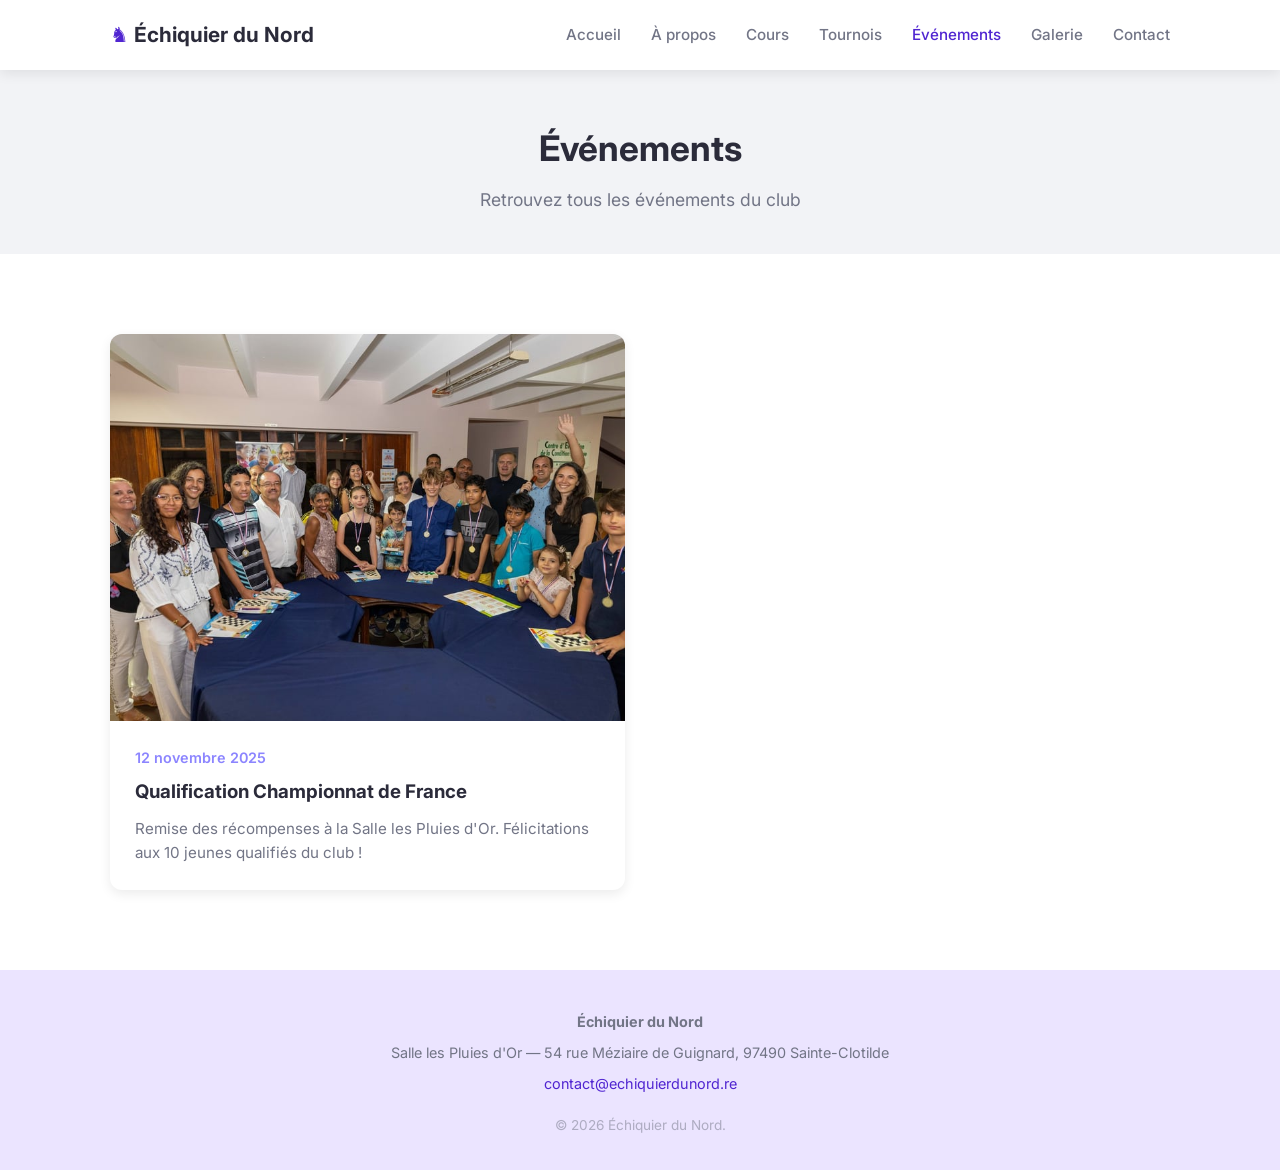
<file: evenements/index.html>
<!DOCTYPE html>
<html lang="fr">
<head>
    <meta charset="UTF-8">
    <meta name="viewport" content="width=device-width, initial-scale=1.0">
    <title>Événements — L'Échiquier du Nord</title>
    <meta name="description" content="Tous les événements du club d'échecs L'Échiquier du Nord à La Réunion.">
    <link rel="preconnect" href="https://fonts.googleapis.com">
    <link rel="preconnect" href="https://fonts.gstatic.com" crossorigin>
    <link href="https://fonts.googleapis.com/css2?family=Inter:wght@300;400;500;600;700&display=swap" rel="stylesheet">
    <link rel="stylesheet" href="../css/style.css">
</head>
<body>

    <!-- Header -->
    <header class="header">
        <div class="container">
            <a href="../index.html" class="logo">♞ <span>Échiquier du Nord</span></a>
            <nav>
                <ul class="nav-links">
                    <li><a href="../index.html">Accueil</a></li>
                    <li><a href="../index.html#a-propos">À propos</a></li>
                    <li><a href="../index.html#cours">Cours</a></li>
                    <li><a href="../index.html#tournois">Tournois</a></li>
                    <li><a href="./" class="active">Événements</a></li>
                    <li><a href="../index.html#galerie">Galerie</a></li>
                    <li><a href="../index.html#contact">Contact</a></li>
                </ul>
            </nav>
            <button class="burger" aria-label="Menu">
                <span></span><span></span><span></span>
            </button>
        </div>
    </header>

    <!-- Titre page -->
    <section class="event-header">
        <div class="container">
            <h1>Événements</h1>
            <p class="date">Retrouvez tous les événements du club</p>
        </div>
    </section>

    <!-- Liste événements -->
    <section>
        <div class="container">
            <div class="events-list">

                <!-- EVENT:START -->
                <div class="event-card">
                    <img src="../images/evenements/qualification-championnat-de-france/photo1.jpg" alt="Qualification Championnat de France">
                    <div class="event-card-body">
                        <p class="date">12 novembre 2025</p>
                        <h3><a href="qualification-championnat-de-france.html">Qualification Championnat de France</a></h3>
                        <p>Remise des récompenses à la Salle les Pluies d'Or. Félicitations aux 10 jeunes qualifiés du club !</p>
                    </div>
                </div>
                <!-- EVENT:END -->

            </div>
        </div>
    </section>

    <!-- Footer -->
    <footer class="footer">
        <div class="container">
            <p><strong>Échiquier du Nord</strong></p>
            <p>Salle les Pluies d'Or — 54 rue Méziaire de Guignard, 97490 Sainte-Clotilde</p>
            <p><a href="mailto:contact@echiquierdunord.re?cc=contact.echiquierdunord@gmail.com">contact@echiquierdunord.re</a></p>
            <p class="copyright">&copy; 2026 Échiquier du Nord.</p>
        </div>
    </footer>

    <script src="../js/main.js"></script>
</body>
</html>
</file>
<file: css/style.css>
/* ===== Variables & Reset ===== */
:root {
    --primary: #8c85ff;
    --primary-dark: #673de6;
    --primary-light: #ebe4ff;
    --secondary: #d5dfff;
    --accent: #5025d1;
    --dark: #1F1346;
    --dark-2: #2f1c6a;
    --gray-900: #2b2b3a;
    --gray-700: #727586;
    --gray-200: #e9ecef;
    --gray-100: #f2f3f6;
    --white: #ffffff;
    --danger: #fc5185;
    --success: #00b090;
    --font: 'Inter', 'Segoe UI', system-ui, -apple-system, sans-serif;
    --max-width: 1100px;
    --radius: 12px;
    --shadow: 0 4px 12px rgba(0,0,0,0.08);
    --shadow-hover: 0 8px 25px rgba(0,0,0,0.12);
}

*, *::before, *::after {
    margin: 0;
    padding: 0;
    box-sizing: border-box;
}

html {
    scroll-behavior: smooth;
}

body {
    font-family: var(--font);
    color: var(--gray-900);
    line-height: 1.6;
}

img {
    max-width: 100%;
    height: auto;
    display: block;
}

a {
    color: var(--primary);
    text-decoration: none;
}

a:hover {
    color: var(--primary-dark);
}

.container {
    max-width: var(--max-width);
    margin: 0 auto;
    padding: 0 20px;
}

/* ===== Header / Nav ===== */
.header {
    background: var(--white);
    box-shadow: var(--shadow);
    position: sticky;
    top: 0;
    z-index: 100;
}

.header .container {
    display: flex;
    align-items: center;
    justify-content: space-between;
    height: 70px;
}

.logo {
    font-size: 1.3rem;
    font-weight: 700;
    color: var(--accent);
}

.logo span {
    color: var(--gray-900);
}

.nav-links {
    display: flex;
    list-style: none;
    gap: 30px;
    align-items: center;
}

.nav-links a {
    color: var(--gray-700);
    font-weight: 500;
    font-size: 0.95rem;
    transition: color 0.2s;
}

.nav-links a:hover,
.nav-links a.active {
    color: var(--accent);
}

.burger {
    display: none;
    flex-direction: column;
    gap: 5px;
    cursor: pointer;
    background: none;
    border: none;
    padding: 5px;
}

.burger span {
    display: block;
    width: 25px;
    height: 3px;
    background: var(--gray-900);
    border-radius: 3px;
    transition: transform 0.3s, opacity 0.3s;
}

/* ===== Hero ===== */
.hero {
    position: relative;
    height: 90vh;
    min-height: 550px;
    display: flex;
    align-items: center;
    justify-content: center;
    color: var(--white);
    text-align: center;
    overflow: hidden;
}

.hero-video {
    position: absolute;
    top: 50%;
    left: 50%;
    min-width: 100%;
    min-height: 100%;
    width: auto;
    height: auto;
    transform: translate(-50%, -50%);
    z-index: 0;
    object-fit: cover;
}

.hero-overlay {
    position: absolute;
    top: 0; left: 0; right: 0; bottom: 0;
    background: rgba(0, 0, 0, 0.35);
    z-index: 1;
}

.hero .container {
    position: relative;
    z-index: 2;
}

.hero h1 {
    font-size: 3rem;
    margin-bottom: 20px;
    line-height: 1.2;
    font-weight: 700;
    letter-spacing: -0.02em;
    text-shadow: 0 2px 15px rgba(0,0,0,0.2);
    animation: fadeInUp 0.8s ease-out;
}

.hero p {
    font-size: 1.2rem;
    opacity: 0.92;
    margin-bottom: 35px;
    font-weight: 300;
    animation: fadeInUp 0.8s ease-out 0.15s both;
}

.hero .btn {
    animation: fadeInUp 0.8s ease-out 0.3s both;
}

@keyframes fadeInUp {
    from {
        opacity: 0;
        transform: translateY(25px);
    }
    to {
        opacity: 1;
        transform: translateY(0);
    }
}

.btn {
    display: inline-block;
    padding: 14px 36px;
    border-radius: 100px;
    font-weight: 600;
    font-size: 1rem;
    transition: transform 0.2s, box-shadow 0.2s, background 0.2s;
    cursor: pointer;
    border: none;
    letter-spacing: 0.02em;
}

.btn:hover {
    transform: translateY(-2px);
    box-shadow: 0 6px 20px rgba(140,133,255,0.3);
}

.btn-primary {
    background: var(--primary);
    color: var(--white);
}

.btn-primary:hover {
    background: var(--accent);
    color: var(--white);
}

.btn-outline {
    background: transparent;
    color: var(--white);
    border: 2px solid var(--white);
}

.btn-outline:hover {
    background: var(--white);
    color: var(--primary);
}

/* ===== Sections ===== */
section {
    padding: 80px 0;
}

section:nth-child(even) {
    background: var(--gray-100);
}

.section-title {
    text-align: center;
    font-size: 2rem;
    margin-bottom: 15px;
    color: var(--gray-900);
}

.section-subtitle {
    text-align: center;
    color: var(--gray-700);
    margin-bottom: 50px;
    font-size: 1.1rem;
}

/* ===== About ===== */
.about-grid {
    display: grid;
    grid-template-columns: 1fr 1fr;
    gap: 50px;
    align-items: center;
}

.about-text p {
    margin-bottom: 15px;
    color: var(--gray-700);
}

.about-img img {
    border-radius: var(--radius);
    box-shadow: 0 10px 30px rgba(0,0,0,0.1);
}

/* ===== Actions (cards) ===== */
.cards {
    display: grid;
    grid-template-columns: repeat(3, 1fr);
    gap: 30px;
}

.card {
    background: var(--white);
    border-radius: var(--radius);
    overflow: hidden;
    box-shadow: var(--shadow);
    transition: transform 0.3s, box-shadow 0.3s;
}

.card:hover {
    transform: translateY(-5px);
    box-shadow: var(--shadow-hover);
}

.card img {
    width: 100%;
    aspect-ratio: 16 / 10;
    object-fit: cover;
}

.card-body {
    padding: 25px;
}

.card-body h3 {
    margin-bottom: 10px;
    color: var(--gray-900);
}

.card-body p {
    color: var(--gray-700);
    font-size: 0.95rem;
}

.card-schedule {
    margin-top: 12px;
    color: var(--accent);
    font-weight: 600;
    font-size: 0.9rem;
}

/* ===== Galerie ===== */
.gallery-grid {
    display: grid;
    grid-template-columns: repeat(2, 1fr);
    gap: 20px;
}

.gallery-grid img {
    width: 100%;
    aspect-ratio: 4 / 3;
    object-fit: cover;
    border-radius: var(--radius);
    cursor: pointer;
    transition: transform 0.3s, box-shadow 0.3s;
}

.gallery-grid img:hover {
    transform: scale(1.02);
    box-shadow: var(--shadow-hover);
}

/* ===== Événements (liste) ===== */
.events-list {
    display: grid;
    grid-template-columns: repeat(2, 1fr);
    gap: 30px;
}

.event-card {
    background: var(--white);
    border-radius: var(--radius);
    overflow: hidden;
    box-shadow: var(--shadow);
    transition: transform 0.3s, box-shadow 0.3s;
}

.event-card:hover {
    transform: translateY(-5px);
    box-shadow: var(--shadow-hover);
}

.event-card img {
    width: 100%;
    aspect-ratio: 4 / 3;
    object-fit: cover;
}

.event-card-body {
    padding: 25px;
}

.event-card-body .date {
    color: var(--primary);
    font-weight: 600;
    font-size: 0.9rem;
    margin-bottom: 8px;
}

.event-card-body h3 {
    margin-bottom: 10px;
}

.event-card-body h3 a {
    color: var(--gray-900);
}

.event-card-body h3 a:hover {
    color: var(--primary);
}

.event-card-body p {
    color: var(--gray-700);
    font-size: 0.95rem;
}

/* ===== Page événement (détail) ===== */
.event-header {
    background: var(--gray-100);
    padding: 50px 0 40px;
    text-align: center;
}

.event-header h1 {
    font-size: 2.2rem;
    margin-bottom: 10px;
    color: var(--gray-900);
}

.event-header .date {
    font-size: 1.1rem;
    color: var(--gray-700);
}

.event-content {
    padding: 50px 0;
}

.event-content .text {
    max-width: 800px;
    margin: 0 auto 40px;
    font-size: 1.1rem;
    color: var(--gray-700);
    text-align: center;
}

.event-gallery {
    display: grid;
    grid-template-columns: repeat(2, 1fr);
    gap: 20px;
}

.event-gallery img {
    width: 100%;
    aspect-ratio: 4 / 3;
    object-fit: cover;
    border-radius: var(--radius);
    cursor: pointer;
    transition: transform 0.3s, box-shadow 0.3s;
}

.event-gallery img:hover {
    transform: scale(1.02);
    box-shadow: var(--shadow-hover);
}

/* ===== Contact ===== */
.contact-info {
    text-align: center;
    max-width: 600px;
    margin: 0 auto;
}

.contact-info p {
    color: var(--gray-700);
    margin-bottom: 15px;
    font-size: 1.05rem;
}

.contact-info .email-link {
    font-size: 1.2rem;
    font-weight: 600;
}

.social-links {
    display: flex;
    justify-content: center;
    gap: 20px;
    margin-top: 25px;
}

.social-links a {
    display: flex;
    align-items: center;
    justify-content: center;
    width: 45px;
    height: 45px;
    border-radius: 50%;
    background: var(--primary-light);
    color: var(--accent);
    font-size: 1.2rem;
    font-weight: 600;
    transition: background 0.2s, transform 0.2s, color 0.2s;
}

.social-links a:hover {
    background: var(--primary);
    color: var(--white);
    transform: scale(1.1);
}

/* ===== Footer ===== */
.footer {
    background: var(--primary-light);
    color: var(--gray-700);
    padding: 40px 0 25px;
    text-align: center;
}

.footer p {
    margin-bottom: 8px;
    font-size: 0.9rem;
}

.footer a {
    color: var(--accent);
}

.footer .copyright {
    margin-top: 20px;
    font-size: 0.85rem;
    opacity: 0.5;
}

/* ===== Lightbox ===== */
.lightbox {
    display: none;
    position: fixed;
    top: 0; left: 0; right: 0; bottom: 0;
    background: rgba(0,0,0,0.9);
    z-index: 1000;
    align-items: center;
    justify-content: center;
    cursor: pointer;
}

.lightbox.active {
    display: flex;
}

.lightbox img {
    max-width: 90%;
    max-height: 90vh;
    border-radius: 5px;
}

/* ===== Breadcrumb ===== */
.breadcrumb {
    padding: 15px 0;
    font-size: 0.9rem;
    color: var(--gray-700);
}

.breadcrumb a {
    color: var(--primary);
}

.breadcrumb span {
    margin: 0 8px;
    opacity: 0.5;
}

/* ===== Responsive ===== */
@media (max-width: 768px) {
    .burger {
        display: flex;
    }

    .nav-links {
        display: none;
        position: absolute;
        top: 70px;
        left: 0;
        right: 0;
        background: var(--white);
        flex-direction: column;
        padding: 20px;
        gap: 15px;
        box-shadow: 0 10px 20px rgba(0,0,0,0.1);
    }

    .nav-links.open {
        display: flex;
    }

    .hero {
        height: 80vh;
        min-height: 450px;
    }

    .hero h1 {
        font-size: 2rem;
    }

    .hero p {
        font-size: 1.05rem;
    }

    .about-grid {
        grid-template-columns: 1fr;
        gap: 30px;
    }

    .cards {
        grid-template-columns: 1fr;
    }

    .gallery-grid {
        grid-template-columns: 1fr;
    }

    .events-list {
        grid-template-columns: 1fr;
    }

    .event-gallery {
        grid-template-columns: 1fr;
    }

    .section-title {
        font-size: 1.6rem;
    }
}
</file>
